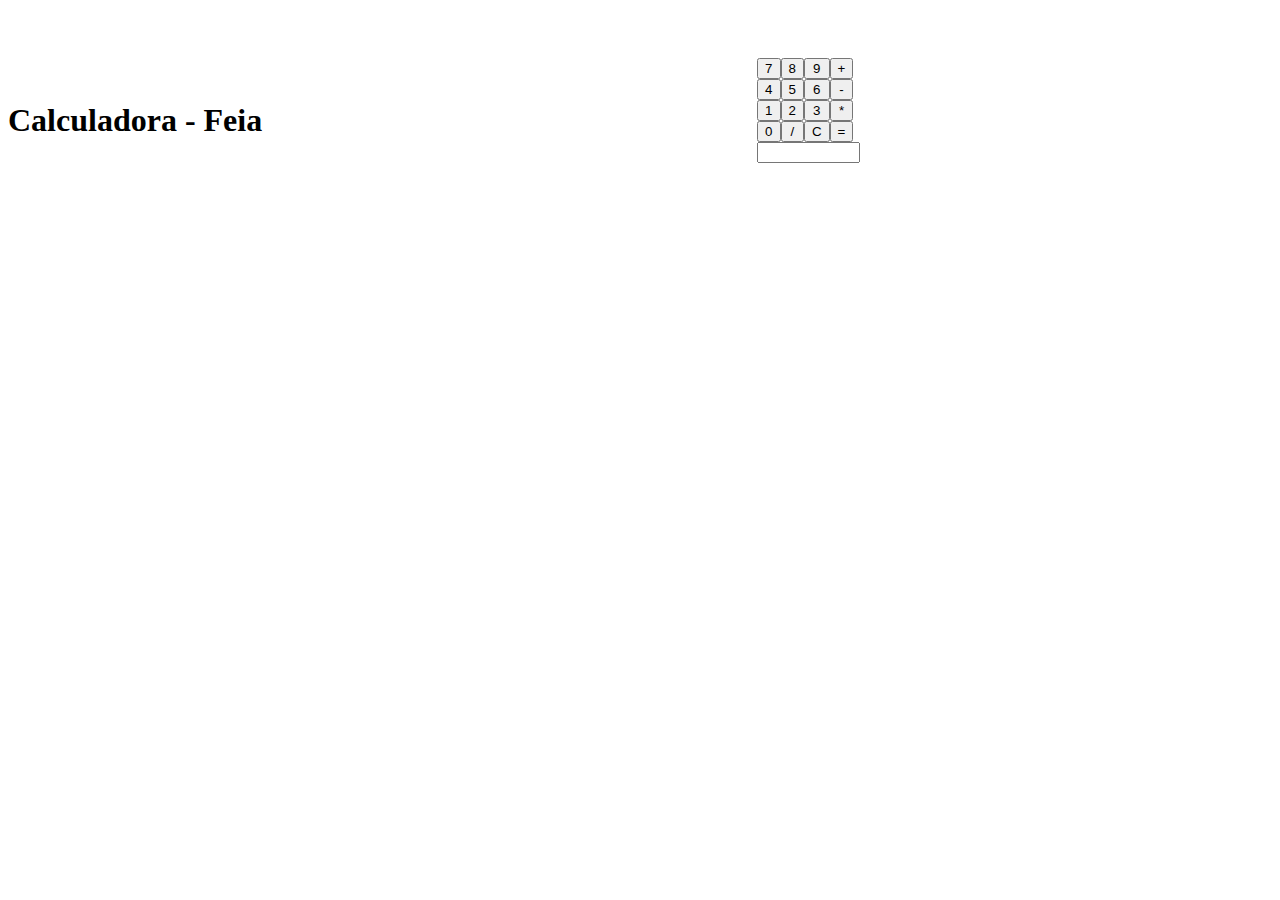
<file: Calculadora (básica)/index.html>
<!DOCTYPE html>
<html lang="en">

<head>
    <meta charset="UTF-8">
    <meta name="viewport" content="width=device-width, initial-scale=1.0">
    <title>Calculadora</title>
    <link rel="stylesheet" href="estilo.css">
    
</head>

<body>

    <h1>Calculadora - Feia</h1>

    <div class="container">
        <div class="teclas">
            <button onclick="op('7')">7</button>
            <button onclick="op('8')">8</button>
            <button onclick="op('9')">9</button>
            <button onclick="op('+')">+</button>

            <button onclick="op('4')">4</button>
            <button onclick="op('5')">5</button>
            <button onclick="op('6')">6</button>
            <button onclick="op('-')">-</button>
        
            <button onclick="op('1')">1</button>
            <button onclick="op('2')">2</button>
            <button onclick="op('3')">3</button>
            <button onclick="op('*')">*</button>

            <button onclick="op('0')">0</button>
            <button onclick="op('/')">/</button>
            <button onclick="limpar('C')">C</button>
            <button onclick="calcular('=')">=</button>

        </div>

        <input type="number" id="inputA">



        <h2 id="resultado"></h2>
    </div>

    <script src="script.js"></script>

</body>

</html>
</file>
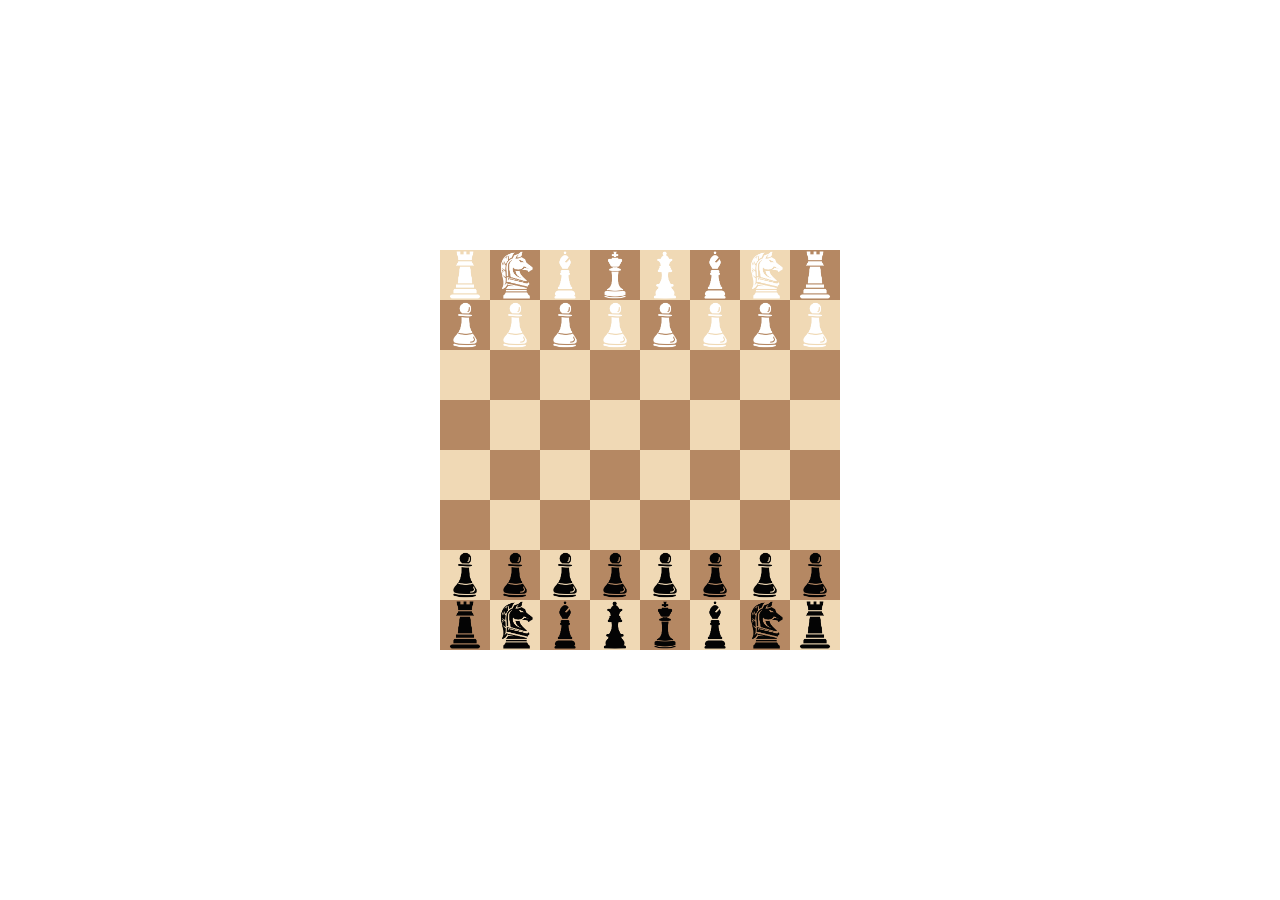
<file: Jogo Xadrez/index.html>
<!DOCTYPE html>
<html lang="pt-BR">
<head>
    <meta charset="UTF-8">
    <meta name="viewport" content="width=device-width, initial-scale=1.0">
    <title>Xadrez</title>
    <link rel="stylesheet" href="estilo.css">
</head>
<body>
    <div class="tabuleiro">
        <div class="torre2"></div><div class="cavalo3"></div><div class="bispo2"></div><div class="rei3"></div><div class="rainha2"></div><div class="bispo3"></div><div class="cavalo2"></div><div class="torre3"></div>
        <div class="peao3"></div><div class="peao2"></div><div class="peao3"></div><div class="peao2"></div><div class="peao3"></div><div class="peao2"></div><div class="peao3"></div><div class="peao2"></div>
        <div class="casa"></div><div class="casaBranca"></div><div class="casa"></div><div class="casaBranca"></div><div class="casa"></div><div class="casaBranca"></div><div class="casa"></div><div class="casaBranca"></div>
        <div class="casaBranca"></div><div class="casa"></div><div class="casaBranca"></div><div class="casa"></div><div class="casaBranca"></div><div class="casa"></div><div class="casaBranca"></div><div class="casa"></div>
        <div class="casa"></div><div class="casaBranca"></div><div class="casa"></div><div class="casaBranca"></div><div class="casa"></div><div class="casaBranca"></div><div class="casa"></div><div class="casaBranca"></div>
        <div class="casaBranca"></div><div class="casa"></div><div class="casaBranca"></div><div class="casa"></div><div class="casaBranca"></div><div class="casa"></div><div class="casaBranca"></div><div class="casa"></div>
        <div class="peao4"></div><div class="peao"></div><div class="peao4"></div><div class="peao"></div><div class="peao4"></div><div class="peao"></div><div class="peao4"></div><div class="peao"></div>
        <div class="torre"></div><div class="cavalo4"></div><div class="bispo"></div><div class="rainha4"></div><div class="rei"></div><div class="bispo4"></div><div class="cavalo"></div><div class="torre4"></div>
    </div>
</body>
</html>
</file>
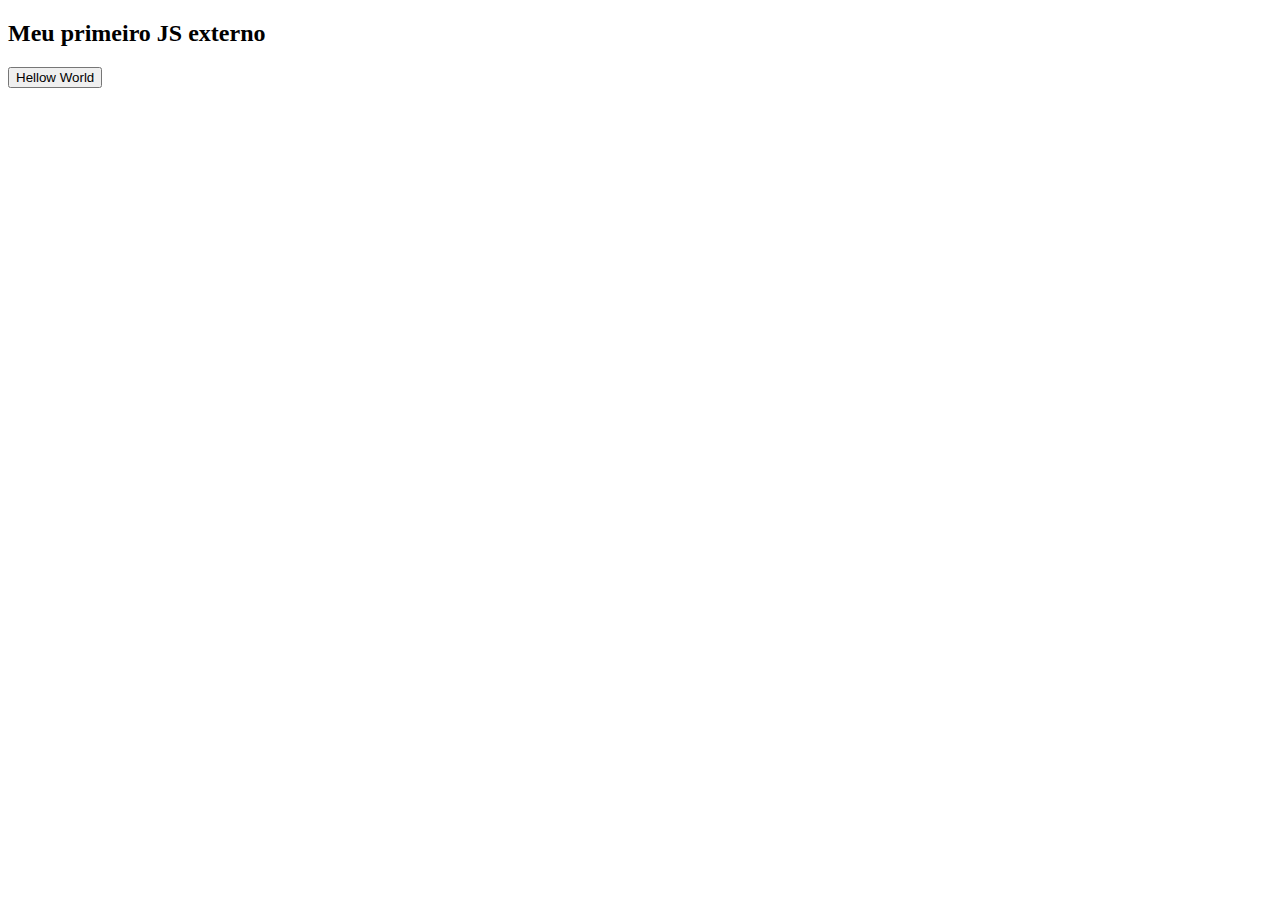
<file: Meu primeiro JS externo/index.html>
<!DOCTYPE html>
<html lang="en">

<head>
    <meta charset="UTF-8">
    <meta name="viewport" content="width=device-width, initial-scale=1.0">
    <title>Hello Word</title>

</head>

<body>

    <h2>Meu primeiro JS externo</h2>
    <button onclick="helloWorld()">Hellow World</button>

    <h2 id="hello"></h2>

    <script src="script.js">

    </script>

</body>

</html>
</file>
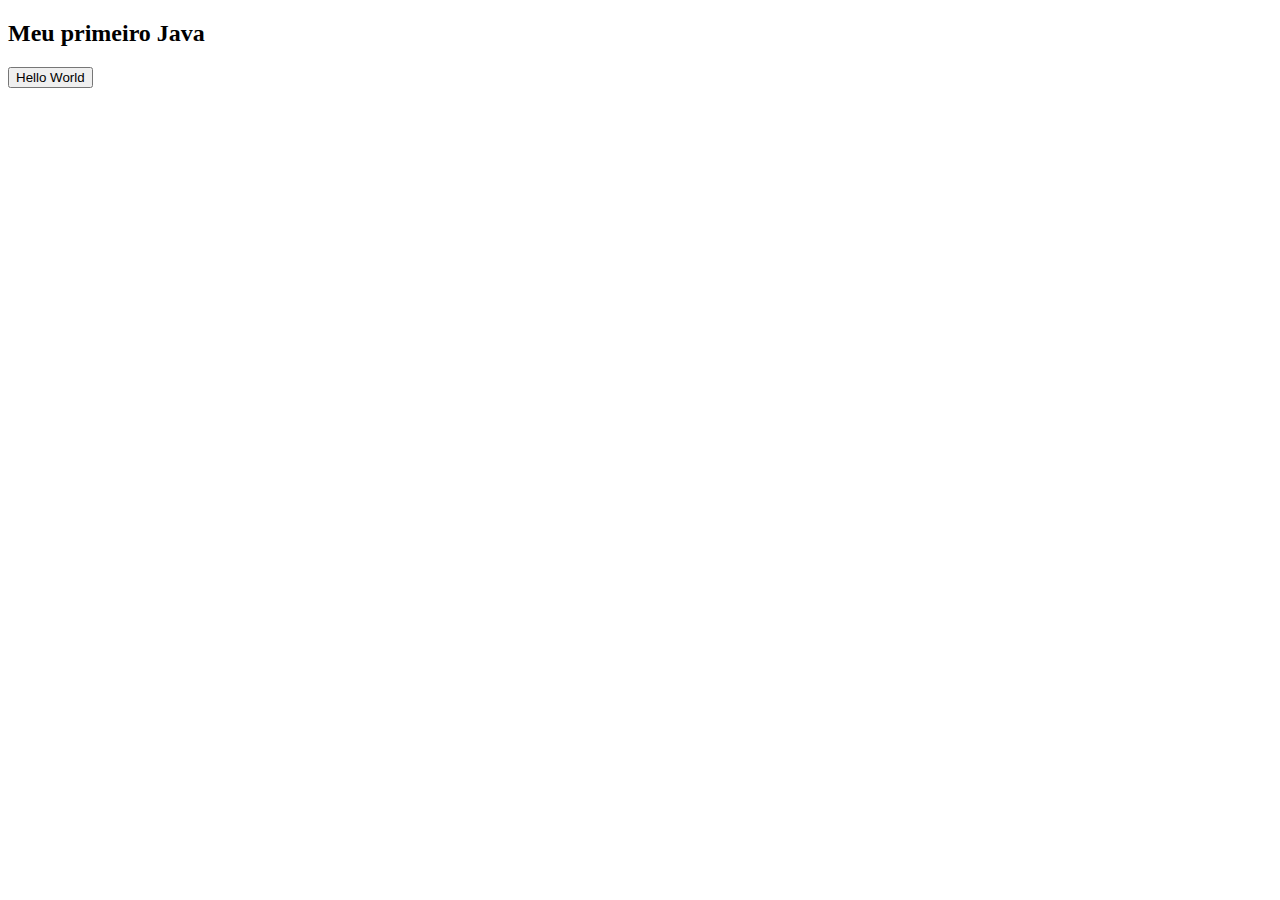
<file: Aula 10/Meu primeiro Java/index.html>
<!DOCTYPE html>
<html lang="en">
<head>
    <meta charset="UTF-8">
    <meta name="viewport" content="width=device-width, initial-scale=1.0">
    <title>Aula10</title>
</head>
<body>
    <h2>Meu primeiro Java</h2>
    <button onclick="helloWorld()">Hello World</button>

    <h2 id="hello"></h2>

    <script src="script.js"></script>
</body>
</html>
</file>
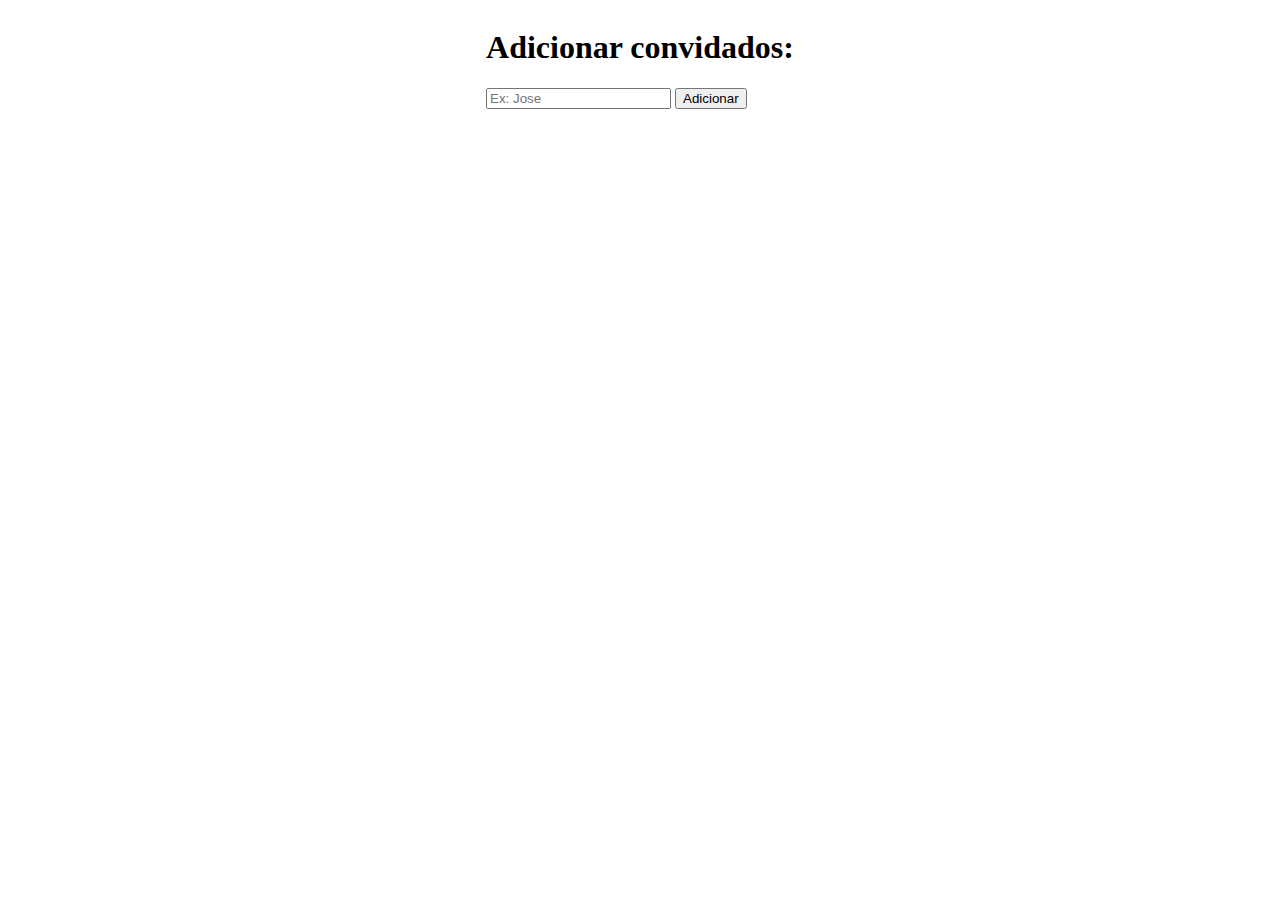
<file: Aula 14/Lista de convidados/index.html>
<!DOCTYPE html>
<html lang="en">
<head>
    <meta charset="UTF-8">
    <meta name="viewport" content="width=device-width, initial-scale=1.0">
    <title>Lista de convidados</title>
    <link rel="stylesheet" href="style.css">
</head>
<body>
    <div id="app">
        <h1>Adicionar convidados:</h1>
        <input type="text" id="nomeConvidado" placeholder="Ex: Jose">
        <button id="adicionar">Adicionar</button>

        <ul id="listaConvidados">
            
        </ul>   

        <script src="script.js"></script>
    </div>
</body>
</html>
</file>
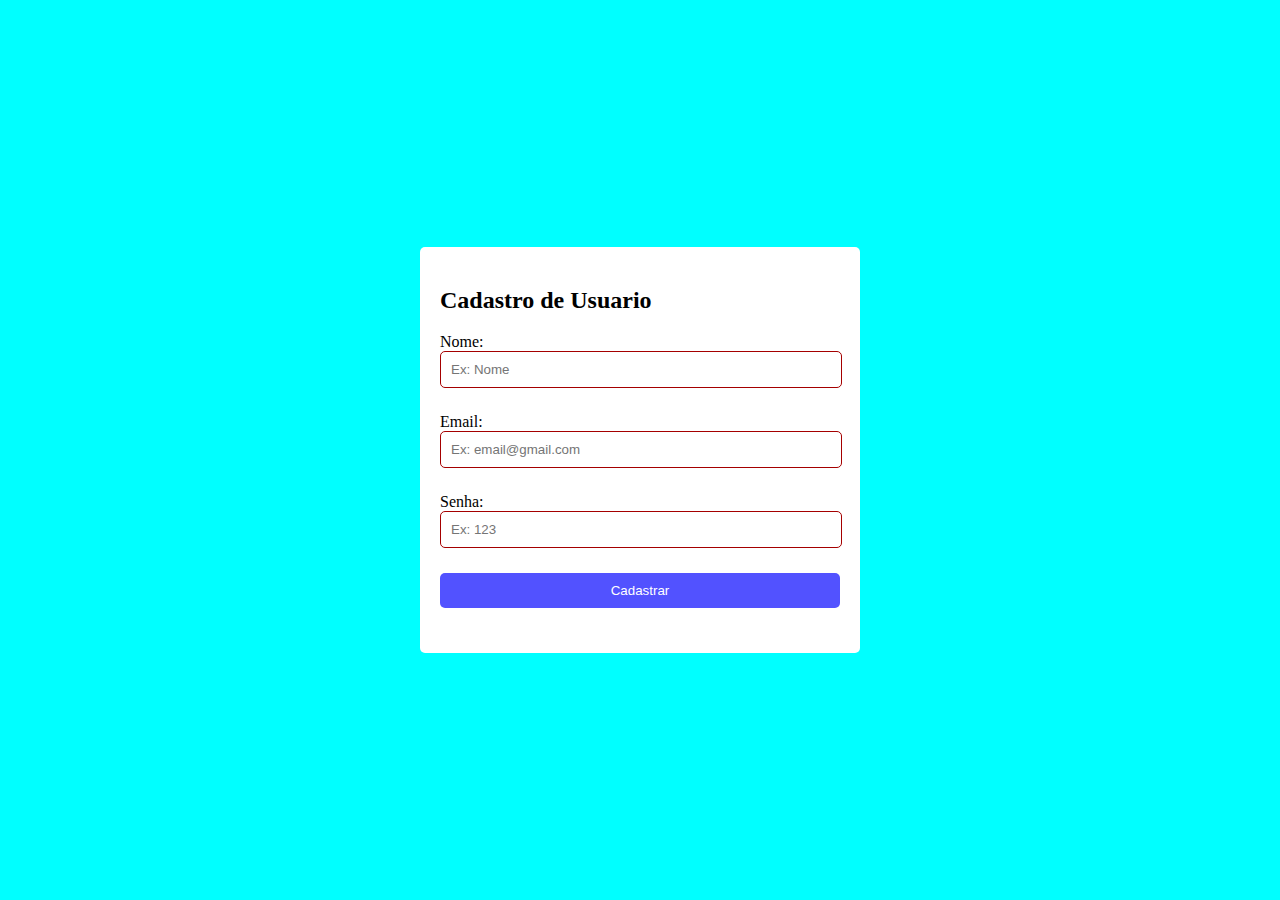
<file: Aula 7/Cadastro/index.html>
<!DOCTYPE html>
<html lang="pt-br">
<head>
    <meta charset="UTF-8">
    <meta name="viewport" content="width=device-width, initial-scale=1.0">
    <title>Cadastro</title>
    <link rel="stylesheet" href="style.css">
</head>
<body>
    
  <section>
    <form id="formCadastro">
        <div class="formGrupo">
            <h2>Cadastro de Usuario</h2>
            <label for="">Nome:</label>
            <input type="text" name="nome" id="nome" placeholder="Ex: Nome" required>
        </div>
            <div class="formGrupo">
            <label for="">Email:</label>
            <input type="email" name="email" id="email" placeholder="Ex: email@gmail.com" required>
        </div>
        <div class="formGrupo">
            <label for="">Senha:</label> 
            <input type="password" name="senha" id="senha" placeholder="Ex: 123" required>
        </div>
        </div>
        <div class="formGrupo">
            <button type="submit">Cadastrar</button> 
        </div>
    </form>
  </section>

</body>
</html>
</file>
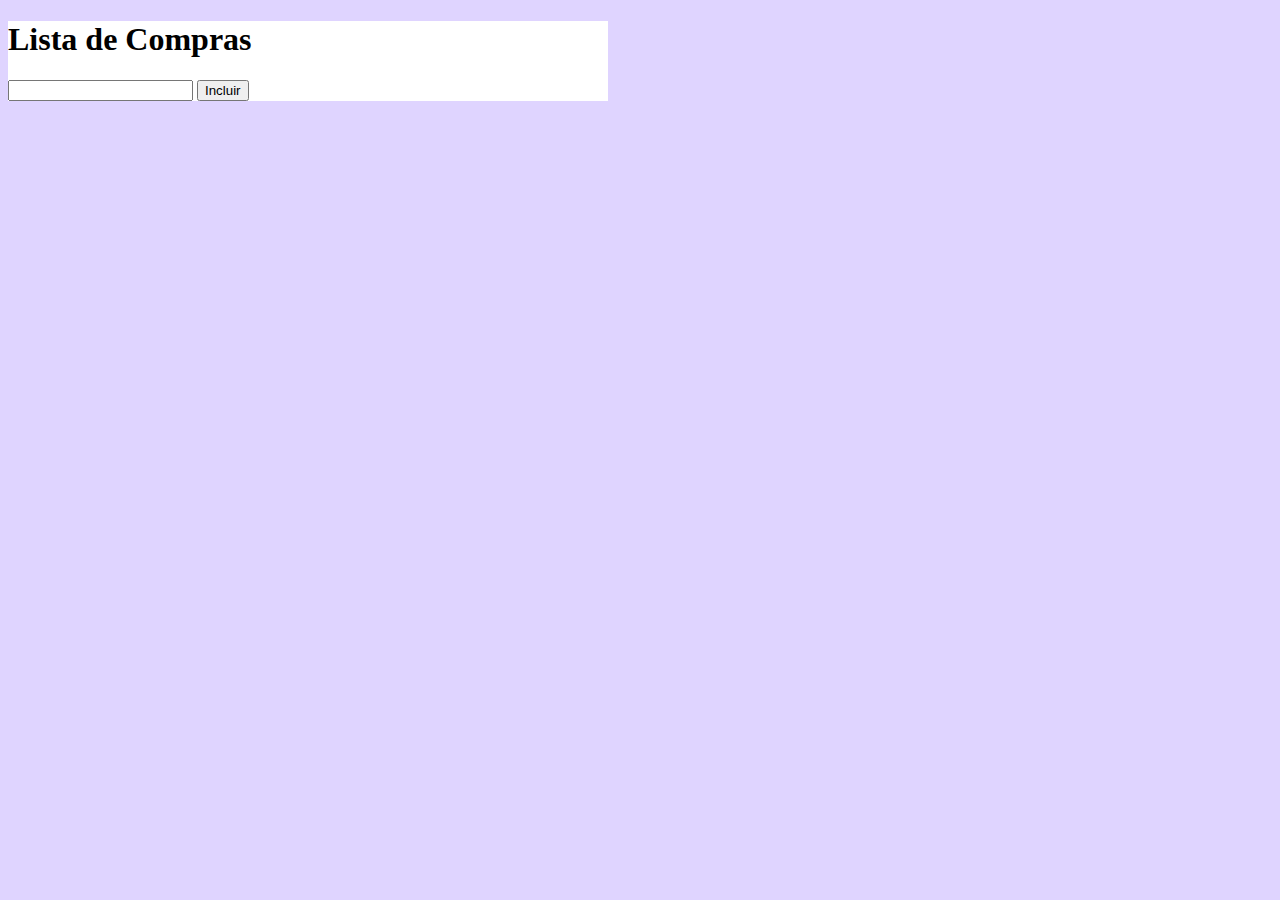
<file: Listas/Lista de compras/index.html>
<!DOCTYPE html>
<html lang="en">

<head>
    <meta charset="UTF-8">
    <meta name="viewport" content="width=device-width, initial-scale=1.0">
    <title>Lista de compras</title>
    <link rel="stylesheet" href="style.css">
</head>

<body>
    <div class="listaCompras">
        <h1>Lista de Compras</h1>
        <div id="ItensInclusao">
            <input type="text" id="input">
            <button id="botao">Incluir</button>
        </div> 
        <ul id="lista"></ul>
    </div>
    <script src="script.js"></script>

</body>

</html>
</file>
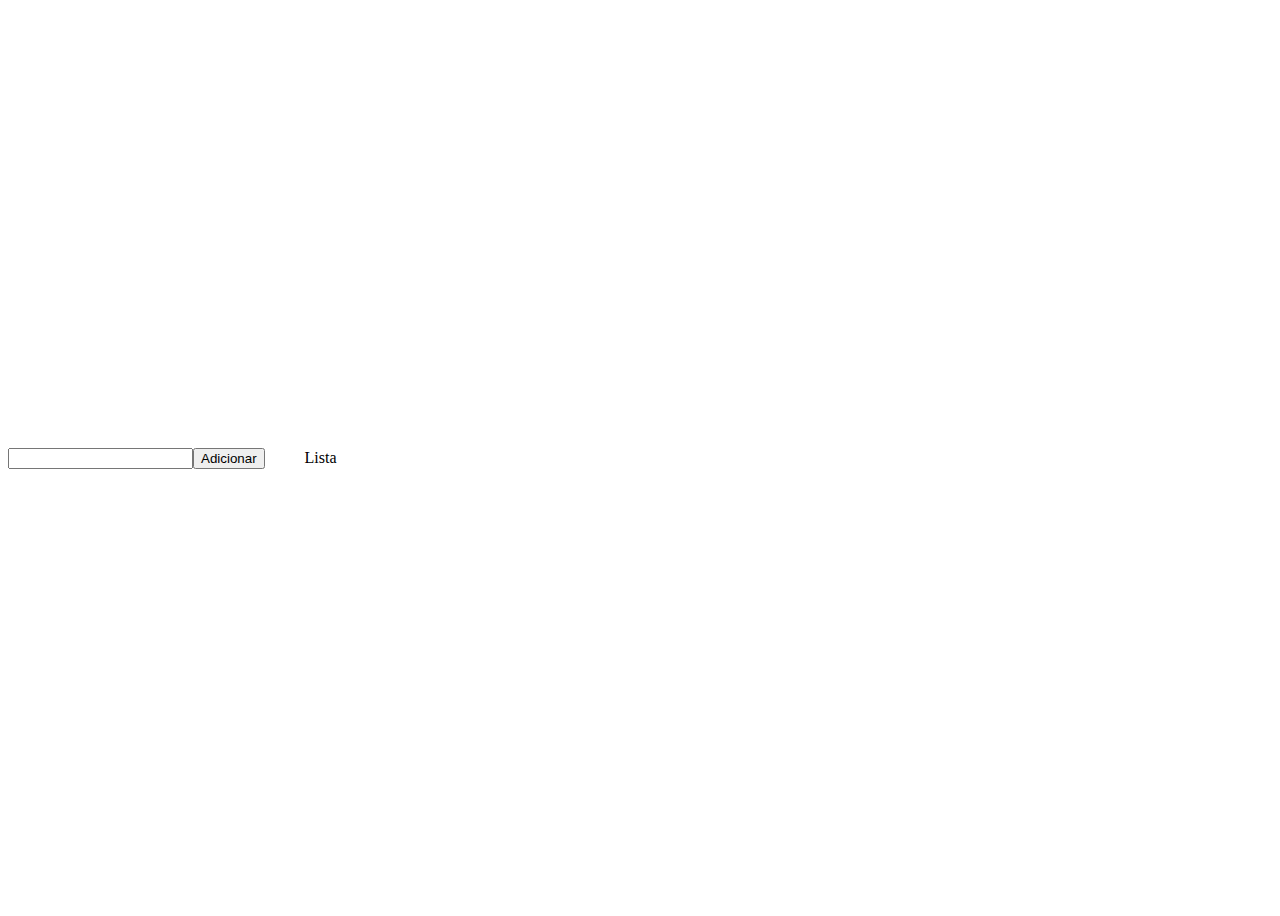
<file: Listas/Lista Inserir e remover/index.html>
<!DOCTYPE html>
<html lang="en">
<head>
    <meta charset="UTF-8">
    <meta name="viewport" content="width=device-width, initial-scale=1.0">
    <title>Document</title>
    <link rel="stylesheet" href="style.css">
</head>
<body>
    <div class="app">
        <input type="text" id="input">
        <button id="botao">Adicionar</button>
        <ul id="lista">Lista

        </ul>

        <div class=""></div>
    </div>
    <script src="script.js"></script>
</body>
</html>
</file>
<file: Calculadora (básica)/estilo.css>
body{
    display: flex;
    justify-content: center;
    align-items: center;

}

.container{

    width: 20px;
    margin: 50px auto;
}

.teclas{

    display: grid;
    grid-template-columns: repeat(4,1fr);
}

#inputA{
    width: 95px;
}
</file>
<file: Jogo Xadrez/estilo.css>
body {
    font-family: Arial, sans-serif;
    display: flex;
    justify-content: center;
    align-items: center;
    height: 100vh;
    margin: 0;
}

.tabuleiro {
    display: grid;
    grid-template-columns: repeat(8, 50px);
    grid-template-rows: repeat(8, 50px);
}

.casa {
    width: 50px;
    height: 50px;
    background-color: #F0D9B5;
}

.casaBranca {
    width: 50px;
    height: 50px;
    background-color: #B58863;
}

.peao {
    width: 50px;
    height: 50px;
    background-image: url('peao.png');
    background-size: cover;
}

.peao2 {
    width: 50px;
    height: 50px;
    background-image: url('peao2.png');
    background-size: cover;
}

.torre {
    width: 50px;
    height: 50px;
    background-image: url('torre.png');
    background-size: cover;
}

.torre2 {
    width: 50px;
    height: 50px;
    background-image: url('torre2.png');
    background-size: cover;
}

.cavalo {
    width: 50px;
    height: 50px;
    background-image: url('cavalo.png');
    background-size: cover;
}

.cavalo2 {
    width: 50px;
    height: 50px;
    background-image: url('cavalo2.png');
    background-size: cover;
}

.bispo {
    width: 50px;
    height: 50px;
    background-image: url('bispo.png');
    background-size: cover;
}

.bispo2 {
    width: 50px;
    height: 50px;
    background-image: url('bispo2.png');
    background-size: cover;
}

.rei {
    width: 50px;
    height: 50px;
    background-image: url('rei.png');
    background-size: cover;
}

.rei2 {
    width: 50px;
    height: 50px;
    background-image: url('rei2.png');
    background-size: cover;
}

.rainha {
    width: 50px;
    height: 50px;
    background-image: url('rainha.png');
    background-size: cover;
}

.rainha2 {
    width: 50px;
    height: 50px;
    background-image: url('rainha2.png');
    background-size: cover;
}

.peao3 {
    width: 50px;
    height: 50px;
    background-image: url('peao3.png');
    background-size: cover;
}

.peao4 {
    width: 50px;
    height: 50px;
    background-image: url('peao4.png');
    background-size: cover;
}

.torre3 {
    width: 50px;
    height: 50px;
    background-image: url('torre3.png');
    background-size: cover;
}

.torre4 {
    width: 50px;
    height: 50px;
    background-image: url('torre4.png');
    background-size: cover;
}

.cavalo3 {
    width: 50px;
    height: 50px;
    background-image: url('cavalo3.png');
    background-size: cover;
}

.cavalo4 {
    width: 50px;
    height: 50px;
    background-image: url('cavalo4.png');
    background-size: cover;
}

.bispo3 {
    width: 50px;
    height: 50px;
    background-image: url('bispo3.png');
    background-size: cover;
}

.bispo4 {
    width: 50px;
    height: 50px;
    background-image: url('bispo4.png');
    background-size: cover;
}

.rei3 {
    width: 50px;
    height: 50px;
    background-image: url('rei3.png');
    background-size: cover;
}

.rei4 {
    width: 50px;
    height: 50px;
    background-image: url('rei4.png');
    background-size: cover;
}

.rainha3 {
    width: 50px;
    height: 50px;
    background-image: url('rainha3.png');
    background-size: cover;
}

.rainha4 {
    width: 50px;
    height: 50px;
    background-image: url('rainha4.png');
    background-size: cover;
}
</file>
<file: Aula 14/Lista de convidados/style.css>
body{
    display: flex;
    justify-content: center;
    
}
</file>
<file: Aula 7/Cadastro/style.css>
body{
    margin: 0;
    padding: 0;
    display: flex;
    align-items: center;
    justify-content: center;
    background-color: aqua;
    height: 100vh;
}

.formGrupo{
    margin-bottom: 15px;
}

#formCadastro{
    background-color: #ffff;
    padding: 20px;
    border-radius: 5px;
    width: 400px;
}

input[type="text"],
input[type="email"],
input[type="password"]{
    padding: 10px;
    margin-bottom: 10px;
    border: 1px solid #a50000;
    border-radius: 5px;
    width: 95%;
}

button{
    padding: 10px;
    margin-bottom: 10px;
    border: none;
    background-color: rgb(82, 82, 255);
    color: white;
    border-radius: 5px;
    width: 100%;
}

button:hover{
    background-color: rgb(146, 146, 255);
}
</file>
<file: Listas/Lista de compras/style.css>
body{
    background-color: #dfd4ff;
    
}

.listaCompras{
    background-color: #ffff;
    width: 600px;

}

#itensInclusao{
    width: 100%;
    background-color: #dfd4ff;
    
}
</file>
<file: Listas/Lista Inserir e remover/style.css>
.app{
    display: flex;
    text-align: center;
    align-items: center;
    height: 100vh;
}
</file>
